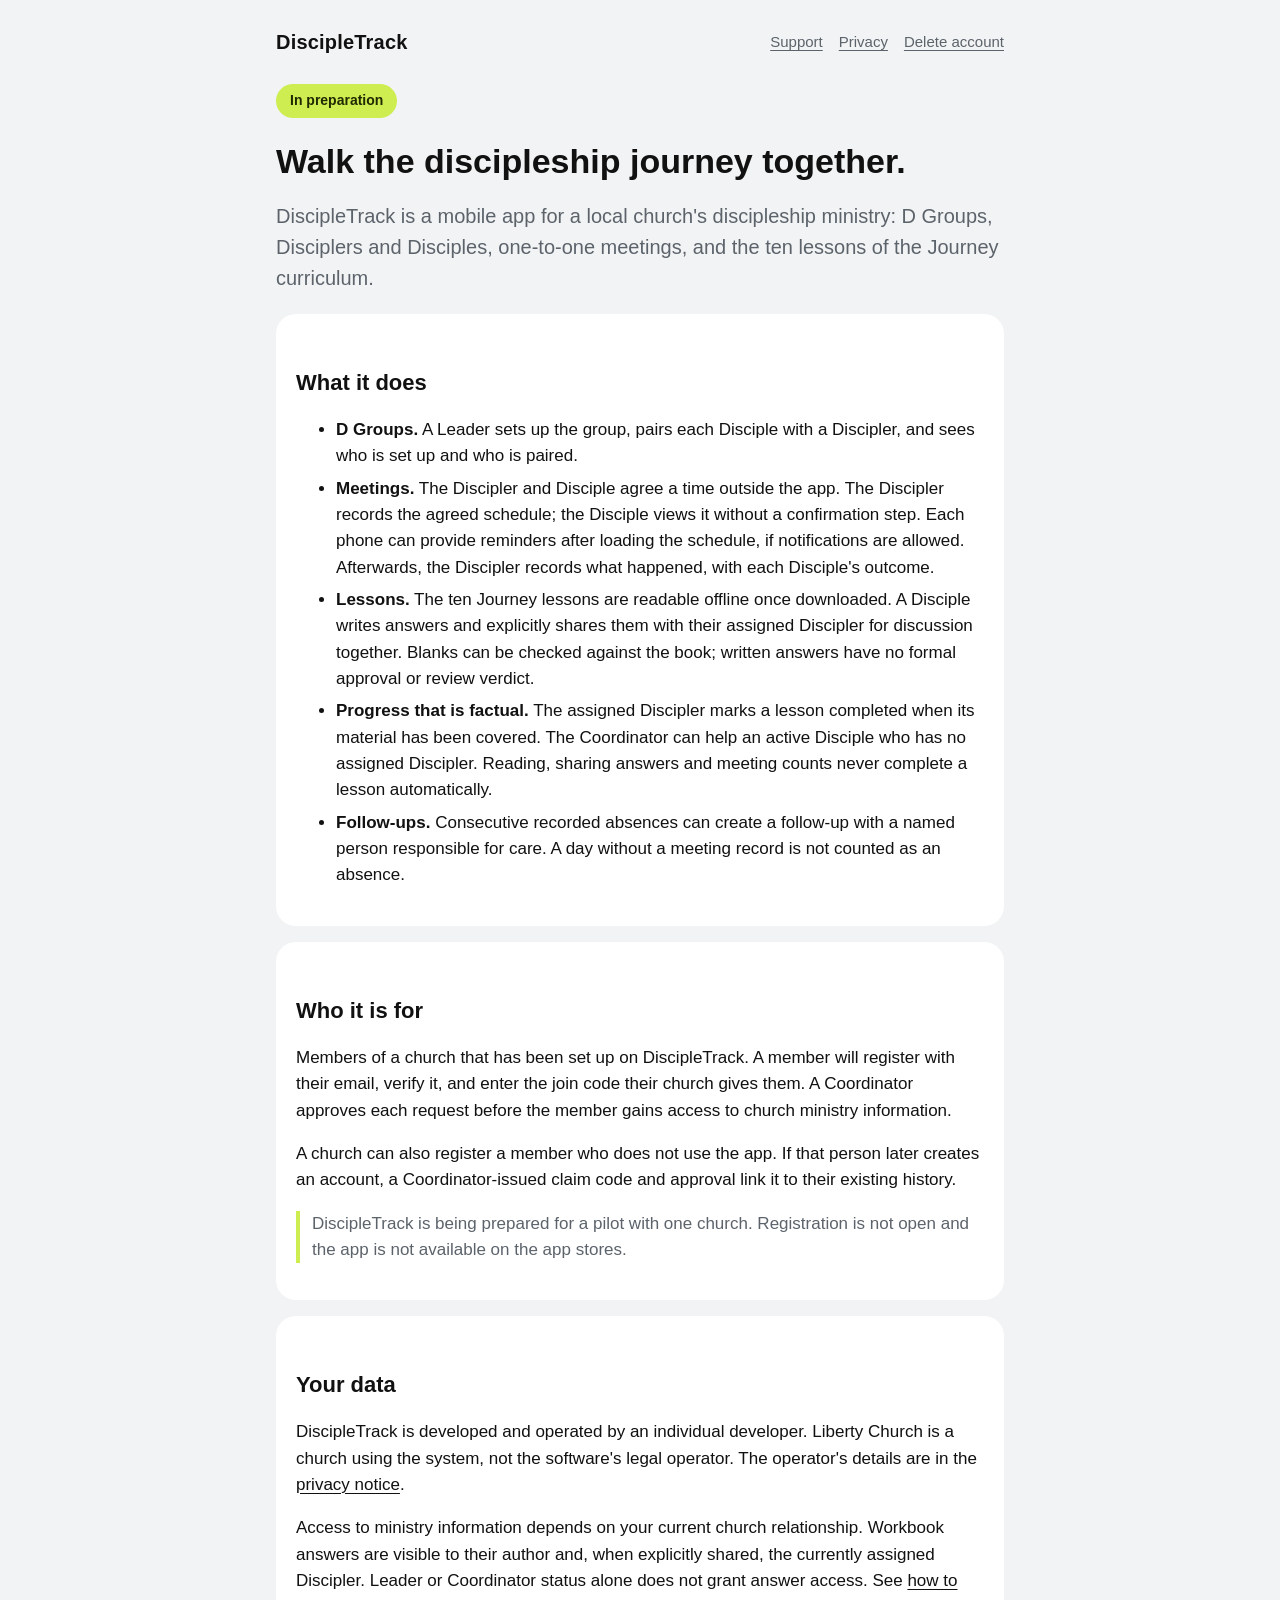
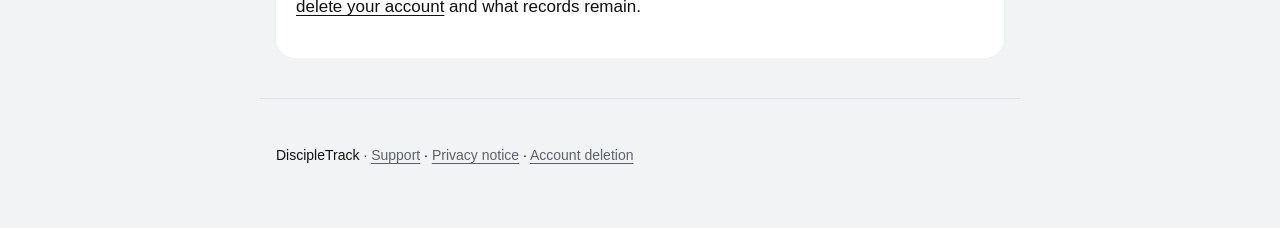
<file: site/index.html>
<!doctype html>
<html lang="en">
<head>
<meta charset="utf-8">
<meta name="viewport" content="width=device-width, initial-scale=1">
<title>DiscipleTrack</title>
<meta name="description" content="DiscipleTrack helps a church walk its discipleship journey: D Groups, one-to-one meetings, the ten Journey lessons, and the people who walk together.">
<link rel="stylesheet" href="style.css">
</head>
<body>
<a class="skip-link" href="#main">Skip to content</a>
<header>
  <a class="brand" href="index.html">DiscipleTrack</a>
  <nav aria-label="Main navigation"><a href="support.html">Support</a><a href="privacy.html">Privacy</a><a href="delete-account.html">Delete account</a></nav>
</header>
<main id="main" tabindex="-1">
  <span class="pill">In preparation</span>
  <h1>Walk the discipleship journey together.</h1>
  <p class="lead">DiscipleTrack is a mobile app for a local church's discipleship ministry: D Groups, Disciplers and Disciples, one-to-one meetings, and the ten lessons of the Journey curriculum.</p>

  <div class="card">
    <h2>What it does</h2>
    <ul>
      <li><strong>D Groups.</strong> A Leader sets up the group, pairs each Disciple with a Discipler, and sees who is set up and who is paired.</li>
      <li><strong>Meetings.</strong> The Discipler and Disciple agree a time outside the app. The Discipler records the agreed schedule; the Disciple views it without a confirmation step. Each phone can provide reminders after loading the schedule, if notifications are allowed. Afterwards, the Discipler records what happened, with each Disciple's outcome.</li>
      <li><strong>Lessons.</strong> The ten Journey lessons are readable offline once downloaded. A Disciple writes answers and explicitly shares them with their assigned Discipler for discussion together. Blanks can be checked against the book; written answers have no formal approval or review verdict.</li>
      <li><strong>Progress that is factual.</strong> The assigned Discipler marks a lesson completed when its material has been covered. The Coordinator can help an active Disciple who has no assigned Discipler. Reading, sharing answers and meeting counts never complete a lesson automatically.</li>
      <li><strong>Follow-ups.</strong> Consecutive recorded absences can create a follow-up with a named person responsible for care. A day without a meeting record is not counted as an absence.</li>
    </ul>
  </div>

  <div class="card">
    <h2>Who it is for</h2>
    <p>Members of a church that has been set up on DiscipleTrack. A member will register with their email, verify it, and enter the join code their church gives them. A Coordinator approves each request before the member gains access to church ministry information.</p>
    <p>A church can also register a member who does not use the app. If that person later creates an account, a Coordinator-issued claim code and approval link it to their existing history.</p>
    <p class="note">DiscipleTrack is being prepared for a pilot with one church. Registration is not open and the app is not available on the app stores.</p>
  </div>

  <div class="card">
    <h2>Your data</h2>
    <p>DiscipleTrack is developed and operated by an individual developer. Liberty Church is a church using the system, not the software's legal operator. The operator's details are in the <a href="privacy.html">privacy notice</a>.</p>
    <p>Access to ministry information depends on your current church relationship. Workbook answers are visible to their author and, when explicitly shared, the currently assigned Discipler. Leader or Coordinator status alone does not grant answer access. See <a href="delete-account.html">how to delete your account</a> and what records remain.</p>
  </div>
</main>
<footer>
  <p>DiscipleTrack · <a href="support.html">Support</a> · <a href="privacy.html">Privacy notice</a> · <a href="delete-account.html">Account deletion</a></p>
</footer>
</body>
</html>
</file>
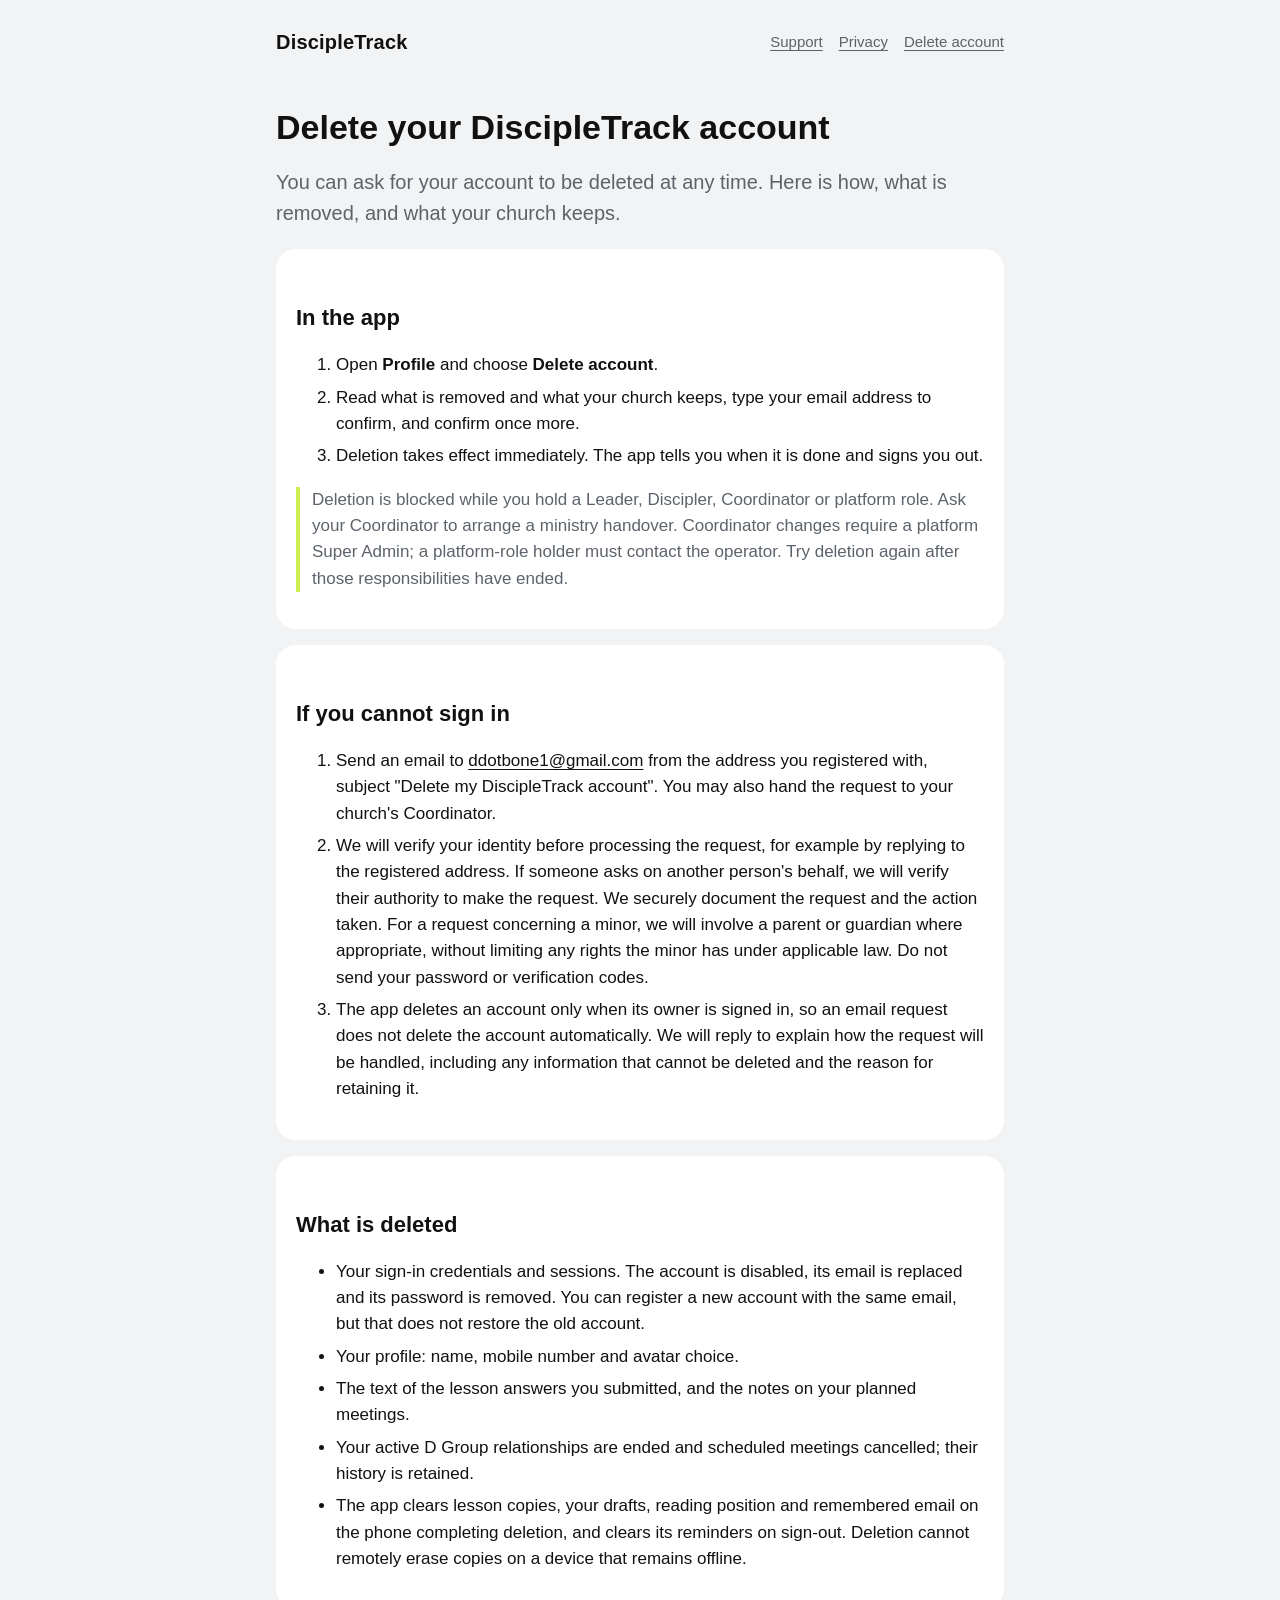
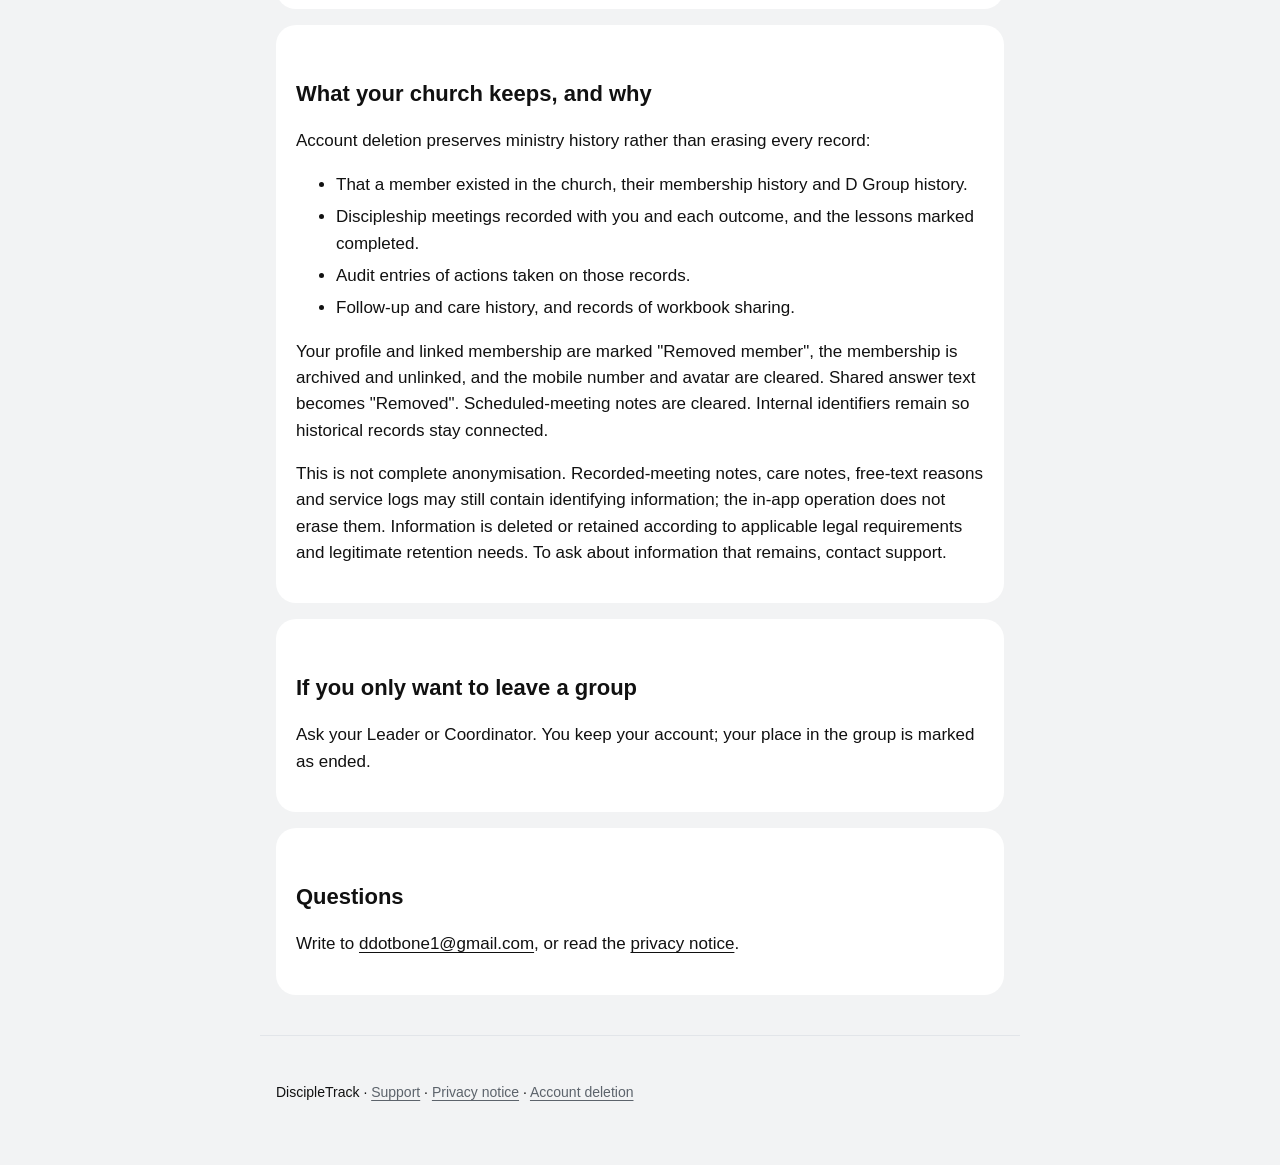
<file: site/delete-account.html>
<!doctype html>
<html lang="en">
<head>
<meta charset="utf-8">
<meta name="viewport" content="width=device-width, initial-scale=1">
<title>Delete your account · DiscipleTrack</title>
<link rel="stylesheet" href="style.css">
</head>
<body>
<a class="skip-link" href="#main">Skip to content</a>
<header>
  <a class="brand" href="index.html">DiscipleTrack</a>
  <nav aria-label="Main navigation"><a href="support.html">Support</a><a href="privacy.html">Privacy</a><a href="delete-account.html" aria-current="page">Delete account</a></nav>
</header>
<main id="main" tabindex="-1">
  <h1>Delete your DiscipleTrack account</h1>
  <p class="lead">You can ask for your account to be deleted at any time. Here is how, what is removed, and what your church keeps.</p>

  <div class="card">
    <h2>In the app</h2>
    <ol>
      <li>Open <strong>Profile</strong> and choose <strong>Delete account</strong>.</li>
      <li>Read what is removed and what your church keeps, type your email address to confirm, and confirm once more.</li>
      <li>Deletion takes effect immediately. The app tells you when it is done and signs you out.</li>
    </ol>
    <p class="note">Deletion is blocked while you hold a Leader, Discipler, Coordinator or platform role. Ask your Coordinator to arrange a ministry handover. Coordinator changes require a platform Super Admin; a platform-role holder must contact the operator. Try deletion again after those responsibilities have ended.</p>
  </div>

  <div class="card">
    <h2>If you cannot sign in</h2>
    <ol>
      <li>Send an email to <a href="mailto:ddotbone1@gmail.com">ddotbone1@gmail.com</a> from the address you registered with, subject "Delete my DiscipleTrack account". You may also hand the request to your church's Coordinator.</li>
      <li>We will verify your identity before processing the request, for example by replying to the registered address. If someone asks on another person's behalf, we will verify their authority to make the request. We securely document the request and the action taken. For a request concerning a minor, we will involve a parent or guardian where appropriate, without limiting any rights the minor has under applicable law. Do not send your password or verification codes.</li>
      <li>The app deletes an account only when its owner is signed in, so an email request does not delete the account automatically. We will reply to explain how the request will be handled, including any information that cannot be deleted and the reason for retaining it.</li>
    </ol>
  </div>

  <div class="card">
    <h2>What is deleted</h2>
    <ul>
      <li>Your sign-in credentials and sessions. The account is disabled, its email is replaced and its password is removed. You can register a new account with the same email, but that does not restore the old account.</li>
      <li>Your profile: name, mobile number and avatar choice.</li>
      <li>The text of the lesson answers you submitted, and the notes on your planned meetings.</li>
      <li>Your active D Group relationships are ended and scheduled meetings cancelled; their history is retained.</li>
      <li>The app clears lesson copies, your drafts, reading position and remembered email on the phone completing deletion, and clears its reminders on sign-out. Deletion cannot remotely erase copies on a device that remains offline.</li>
    </ul>
  </div>

  <div class="card">
    <h2>What your church keeps, and why</h2>
    <p>Account deletion preserves ministry history rather than erasing every record:</p>
    <ul>
      <li>That a member existed in the church, their membership history and D Group history.</li>
      <li>Discipleship meetings recorded with you and each outcome, and the lessons marked completed.</li>
      <li>Audit entries of actions taken on those records.</li>
      <li>Follow-up and care history, and records of workbook sharing.</li>
    </ul>
    <p>Your profile and linked membership are marked "Removed member", the membership is archived and unlinked, and the mobile number and avatar are cleared. Shared answer text becomes "Removed". Scheduled-meeting notes are cleared. Internal identifiers remain so historical records stay connected.</p>
    <p>This is not complete anonymisation. Recorded-meeting notes, care notes, free-text reasons and service logs may still contain identifying information; the in-app operation does not erase them. Information is deleted or retained according to applicable legal requirements and legitimate retention needs. To ask about information that remains, contact support.</p>
  </div>

  <div class="card">
    <h2>If you only want to leave a group</h2>
    <p>Ask your Leader or Coordinator. You keep your account; your place in the group is marked as ended.</p>
  </div>

  <div class="card">
    <h2>Questions</h2>
    <p>Write to <a href="mailto:ddotbone1@gmail.com">ddotbone1@gmail.com</a>, or read the <a href="privacy.html">privacy notice</a>.</p>
  </div>
</main>
<footer>
  <p>DiscipleTrack · <a href="support.html">Support</a> · <a href="privacy.html">Privacy notice</a> · <a href="delete-account.html">Account deletion</a></p>
</footer>
</body>
</html>
</file>
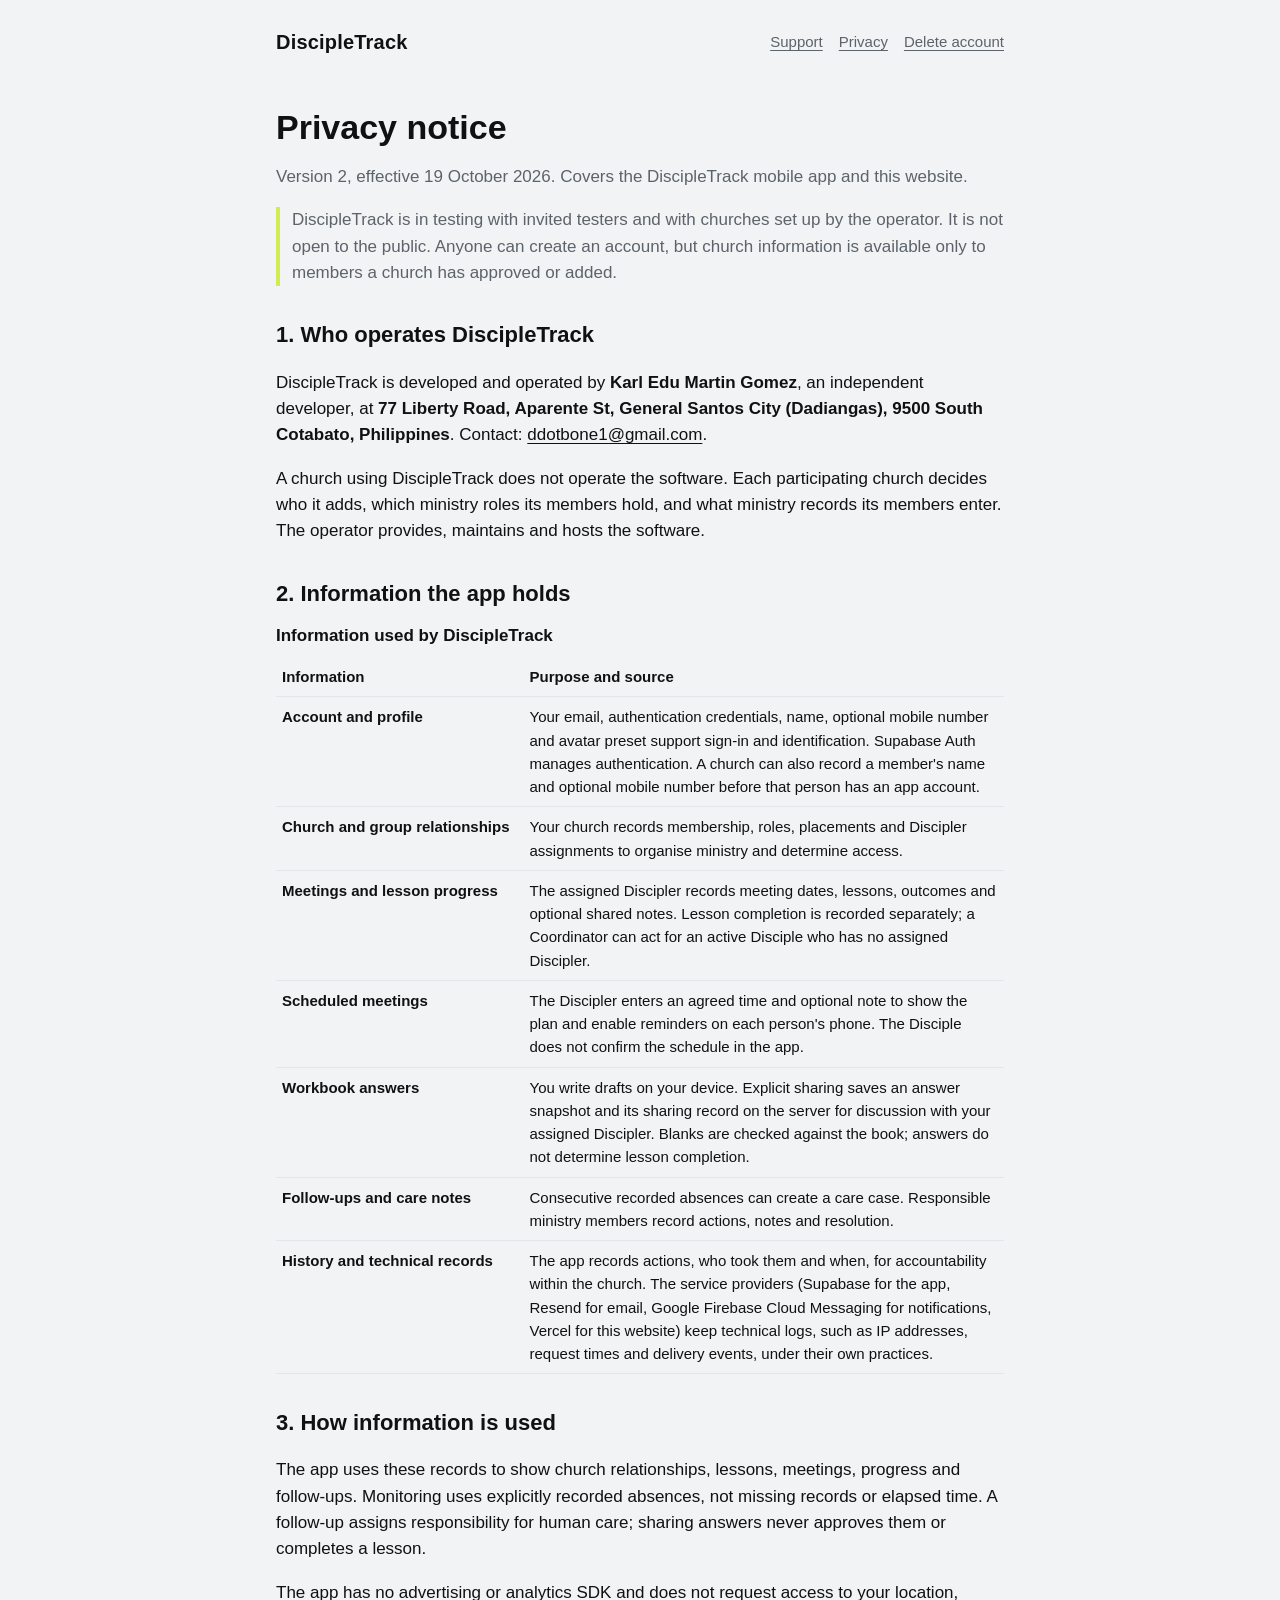
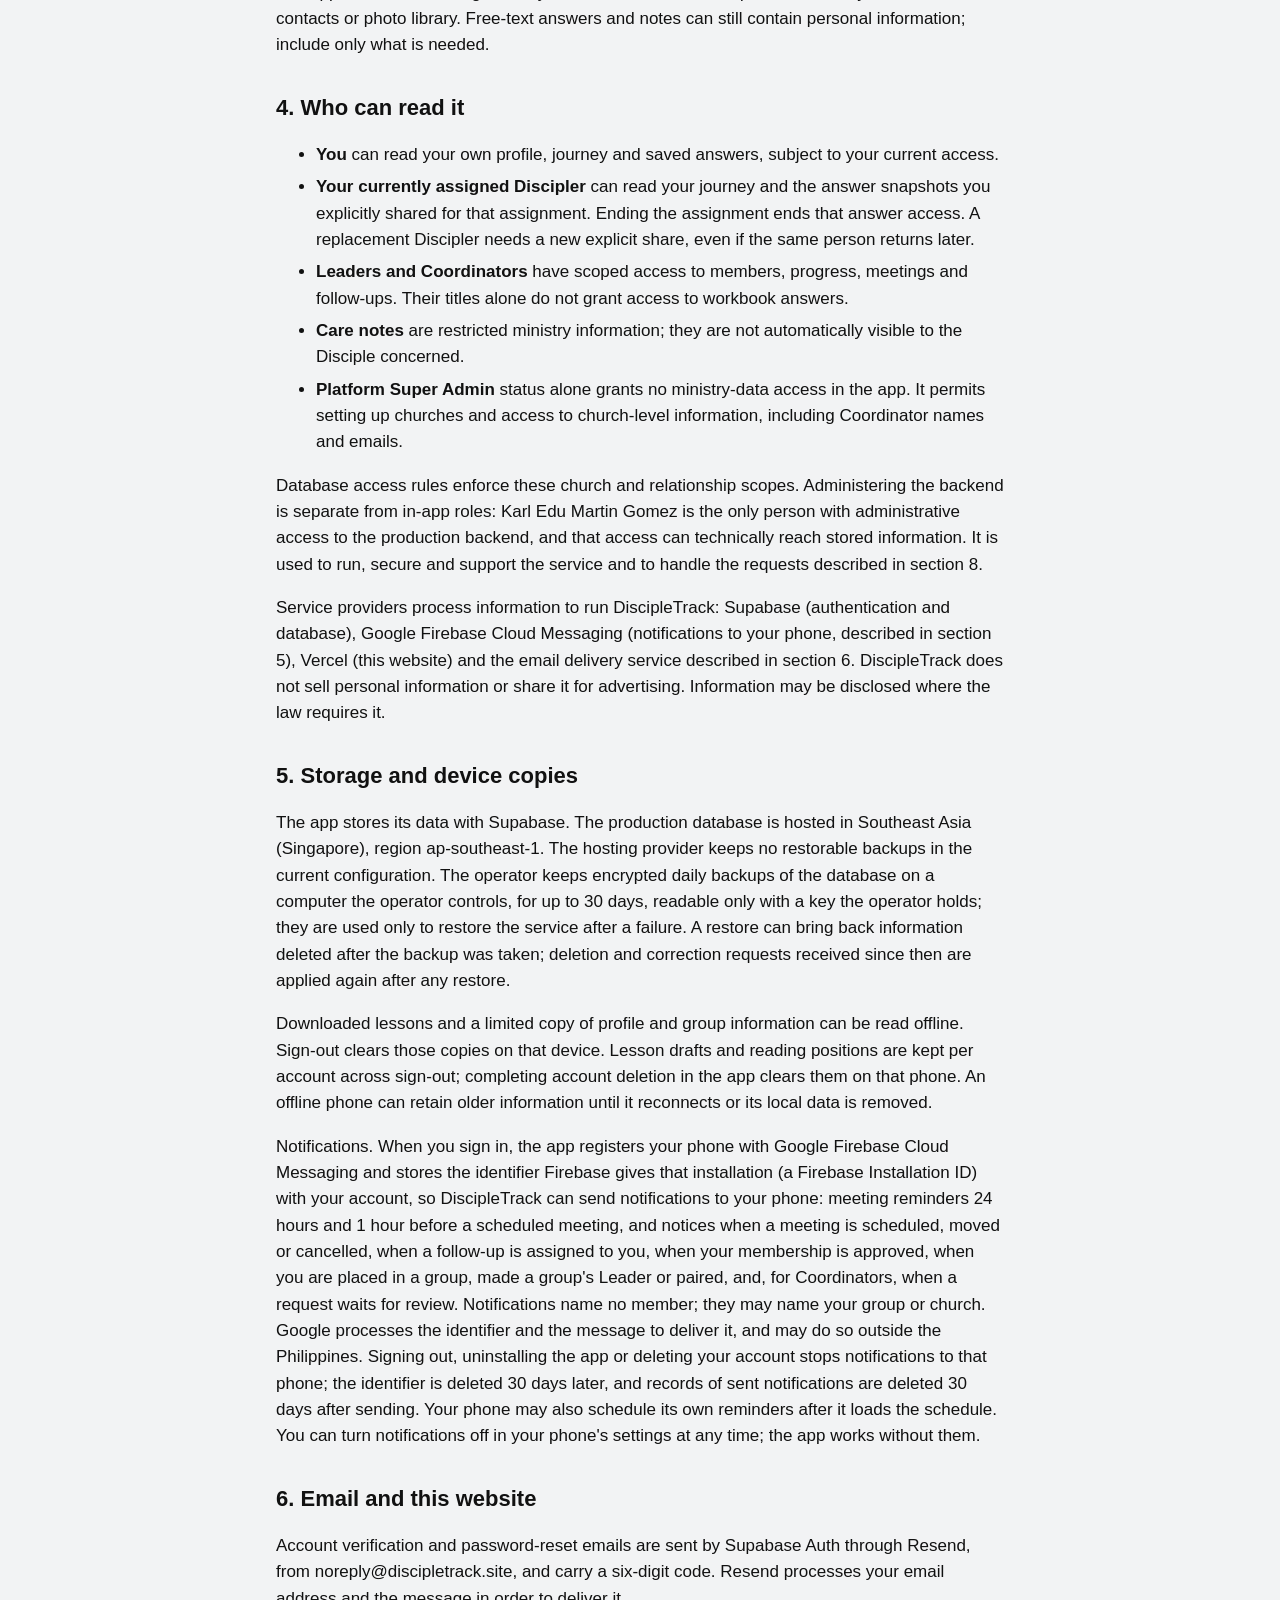
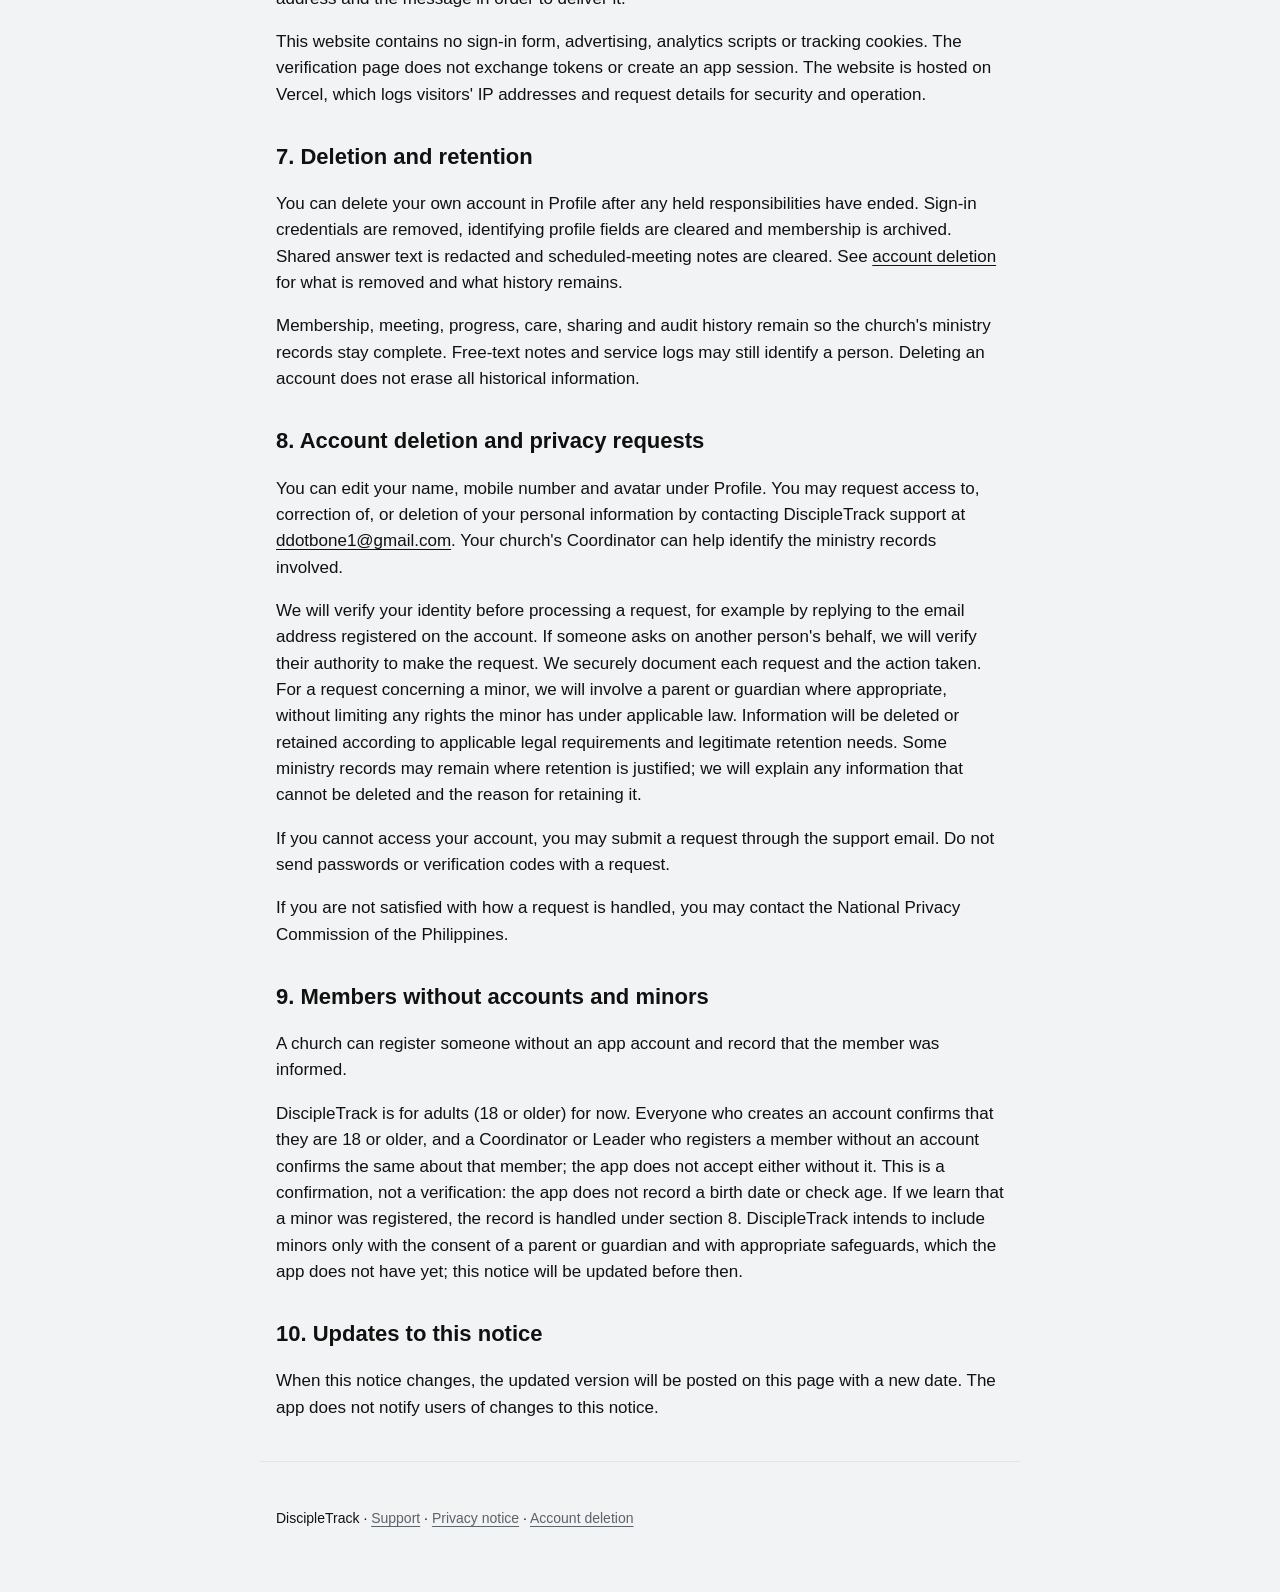
<file: site/privacy.html>
<!doctype html>
<html lang="en">
<head>
<meta charset="utf-8">
<meta name="viewport" content="width=device-width, initial-scale=1">
<title>Privacy notice · DiscipleTrack</title>
<link rel="stylesheet" href="style.css">
</head>
<body>
<a class="skip-link" href="#main">Skip to content</a>
<header>
  <a class="brand" href="index.html">DiscipleTrack</a>
  <nav aria-label="Main navigation"><a href="support.html">Support</a><a href="privacy.html" aria-current="page">Privacy</a><a href="delete-account.html">Delete account</a></nav>
</header>
<main id="main" tabindex="-1">
  <h1>Privacy notice</h1>
  <p class="muted">Version 2, effective 19 October 2026. Covers the DiscipleTrack mobile app and this website.</p>
  <p class="note">DiscipleTrack is in testing with invited testers and with churches set up by the operator. It is not open to the public. Anyone can create an account, but church information is available only to members a church has approved or added.</p>

  <h2>1. Who operates DiscipleTrack</h2>
  <p>DiscipleTrack is developed and operated by <strong>Karl Edu Martin Gomez</strong>, an independent developer, at <strong>77 Liberty Road, Aparente St, General Santos City (Dadiangas), 9500 South Cotabato, Philippines</strong>. Contact: <a href="mailto:ddotbone1@gmail.com">ddotbone1@gmail.com</a>.</p>
  <p>A church using DiscipleTrack does not operate the software. Each participating church decides who it adds, which ministry roles its members hold, and what ministry records its members enter. The operator provides, maintains and hosts the software.</p>

  <h2>2. Information the app holds</h2>
  <table>
    <caption>Information used by DiscipleTrack</caption>
    <thead><tr><th scope="col">Information</th><th scope="col">Purpose and source</th></tr></thead>
    <tbody>
      <tr><th scope="row">Account and profile</th><td>Your email, authentication credentials, name, optional mobile number and avatar preset support sign-in and identification. Supabase Auth manages authentication. A church can also record a member's name and optional mobile number before that person has an app account.</td></tr>
      <tr><th scope="row">Church and group relationships</th><td>Your church records membership, roles, placements and Discipler assignments to organise ministry and determine access.</td></tr>
      <tr><th scope="row">Meetings and lesson progress</th><td>The assigned Discipler records meeting dates, lessons, outcomes and optional shared notes. Lesson completion is recorded separately; a Coordinator can act for an active Disciple who has no assigned Discipler.</td></tr>
      <tr><th scope="row">Scheduled meetings</th><td>The Discipler enters an agreed time and optional note to show the plan and enable reminders on each person's phone. The Disciple does not confirm the schedule in the app.</td></tr>
      <tr><th scope="row">Workbook answers</th><td>You write drafts on your device. Explicit sharing saves an answer snapshot and its sharing record on the server for discussion with your assigned Discipler. Blanks are checked against the book; answers do not determine lesson completion.</td></tr>
      <tr><th scope="row">Follow-ups and care notes</th><td>Consecutive recorded absences can create a care case. Responsible ministry members record actions, notes and resolution.</td></tr>
      <tr><th scope="row">History and technical records</th><td>The app records actions, who took them and when, for accountability within the church. The service providers (Supabase for the app, Resend for email, Google Firebase Cloud Messaging for notifications, Vercel for this website) keep technical logs, such as IP addresses, request times and delivery events, under their own practices.</td></tr>
    </tbody>
  </table>

  <h2>3. How information is used</h2>
  <p>The app uses these records to show church relationships, lessons, meetings, progress and follow-ups. Monitoring uses explicitly recorded absences, not missing records or elapsed time. A follow-up assigns responsibility for human care; sharing answers never approves them or completes a lesson.</p>
  <p>The app has no advertising or analytics SDK and does not request access to your location, contacts or photo library. Free-text answers and notes can still contain personal information; include only what is needed.</p>

  <h2>4. Who can read it</h2>
  <ul>
    <li><strong>You</strong> can read your own profile, journey and saved answers, subject to your current access.</li>
    <li><strong>Your currently assigned Discipler</strong> can read your journey and the answer snapshots you explicitly shared for that assignment. Ending the assignment ends that answer access. A replacement Discipler needs a new explicit share, even if the same person returns later.</li>
    <li><strong>Leaders and Coordinators</strong> have scoped access to members, progress, meetings and follow-ups. Their titles alone do not grant access to workbook answers.</li>
    <li><strong>Care notes</strong> are restricted ministry information; they are not automatically visible to the Disciple concerned.</li>
    <li><strong>Platform Super Admin</strong> status alone grants no ministry-data access in the app. It permits setting up churches and access to church-level information, including Coordinator names and emails.</li>
  </ul>
  <p>Database access rules enforce these church and relationship scopes. Administering the backend is separate from in-app roles: Karl Edu Martin Gomez is the only person with administrative access to the production backend, and that access can technically reach stored information. It is used to run, secure and support the service and to handle the requests described in section 8.</p>
  <p>Service providers process information to run DiscipleTrack: Supabase (authentication and database), Google Firebase Cloud Messaging (notifications to your phone, described in section 5), Vercel (this website) and the email delivery service described in section 6. DiscipleTrack does not sell personal information or share it for advertising. Information may be disclosed where the law requires it.</p>

  <h2>5. Storage and device copies</h2>
  <p>The app stores its data with Supabase. The production database is hosted in Southeast Asia (Singapore), region ap-southeast-1. The hosting provider keeps no restorable backups in the current configuration. The operator keeps encrypted daily backups of the database on a computer the operator controls, for up to 30 days, readable only with a key the operator holds; they are used only to restore the service after a failure. A restore can bring back information deleted after the backup was taken; deletion and correction requests received since then are applied again after any restore.</p>
  <p>Downloaded lessons and a limited copy of profile and group information can be read offline. Sign-out clears those copies on that device. Lesson drafts and reading positions are kept per account across sign-out; completing account deletion in the app clears them on that phone. An offline phone can retain older information until it reconnects or its local data is removed.</p>
  <p>Notifications. When you sign in, the app registers your phone with Google Firebase Cloud Messaging and stores the identifier Firebase gives that installation (a Firebase Installation ID) with your account, so DiscipleTrack can send notifications to your phone: meeting reminders 24 hours and 1 hour before a scheduled meeting, and notices when a meeting is scheduled, moved or cancelled, when a follow-up is assigned to you, when your membership is approved, when you are placed in a group, made a group's Leader or paired, and, for Coordinators, when a request waits for review. Notifications name no member; they may name your group or church. Google processes the identifier and the message to deliver it, and may do so outside the Philippines. Signing out, uninstalling the app or deleting your account stops notifications to that phone; the identifier is deleted 30 days later, and records of sent notifications are deleted 30 days after sending. Your phone may also schedule its own reminders after it loads the schedule. You can turn notifications off in your phone's settings at any time; the app works without them.</p>

  <h2>6. Email and this website</h2>
  <p>Account verification and password-reset emails are sent by Supabase Auth through Resend, from noreply@discipletrack.site, and carry a six-digit code. Resend processes your email address and the message in order to deliver it.</p>
  <p>This website contains no sign-in form, advertising, analytics scripts or tracking cookies. The verification page does not exchange tokens or create an app session. The website is hosted on Vercel, which logs visitors' IP addresses and request details for security and operation.</p>

  <h2>7. Deletion and retention</h2>
  <p>You can delete your own account in Profile after any held responsibilities have ended. Sign-in credentials are removed, identifying profile fields are cleared and membership is archived. Shared answer text is redacted and scheduled-meeting notes are cleared. See <a href="delete-account.html">account deletion</a> for what is removed and what history remains.</p>
  <p>Membership, meeting, progress, care, sharing and audit history remain so the church's ministry records stay complete. Free-text notes and service logs may still identify a person. Deleting an account does not erase all historical information.</p>

  <h2>8. Account deletion and privacy requests</h2>
  <p>You can edit your name, mobile number and avatar under Profile. You may request access to, correction of, or deletion of your personal information by contacting DiscipleTrack support at <a href="mailto:ddotbone1@gmail.com">ddotbone1@gmail.com</a>. Your church's Coordinator can help identify the ministry records involved.</p>
  <p>We will verify your identity before processing a request, for example by replying to the email address registered on the account. If someone asks on another person's behalf, we will verify their authority to make the request. We securely document each request and the action taken. For a request concerning a minor, we will involve a parent or guardian where appropriate, without limiting any rights the minor has under applicable law. Information will be deleted or retained according to applicable legal requirements and legitimate retention needs. Some ministry records may remain where retention is justified; we will explain any information that cannot be deleted and the reason for retaining it.</p>
  <p>If you cannot access your account, you may submit a request through the support email. Do not send passwords or verification codes with a request.</p>
  <p>If you are not satisfied with how a request is handled, you may contact the National Privacy Commission of the Philippines.</p>

  <h2>9. Members without accounts and minors</h2>
  <p>A church can register someone without an app account and record that the member was informed.</p>
  <p>DiscipleTrack is for adults (18 or older) for now. Everyone who creates an account confirms that they are 18 or older, and a Coordinator or Leader who registers a member without an account confirms the same about that member; the app does not accept either without it. This is a confirmation, not a verification: the app does not record a birth date or check age. If we learn that a minor was registered, the record is handled under section 8. DiscipleTrack intends to include minors only with the consent of a parent or guardian and with appropriate safeguards, which the app does not have yet; this notice will be updated before then.</p>

  <h2>10. Updates to this notice</h2>
  <p>When this notice changes, the updated version will be posted on this page with a new date. The app does not notify users of changes to this notice.</p>
</main>
<footer>
  <p>DiscipleTrack · <a href="support.html">Support</a> · <a href="privacy.html">Privacy notice</a> · <a href="delete-account.html">Account deletion</a></p>
</footer>
</body>
</html>
</file>
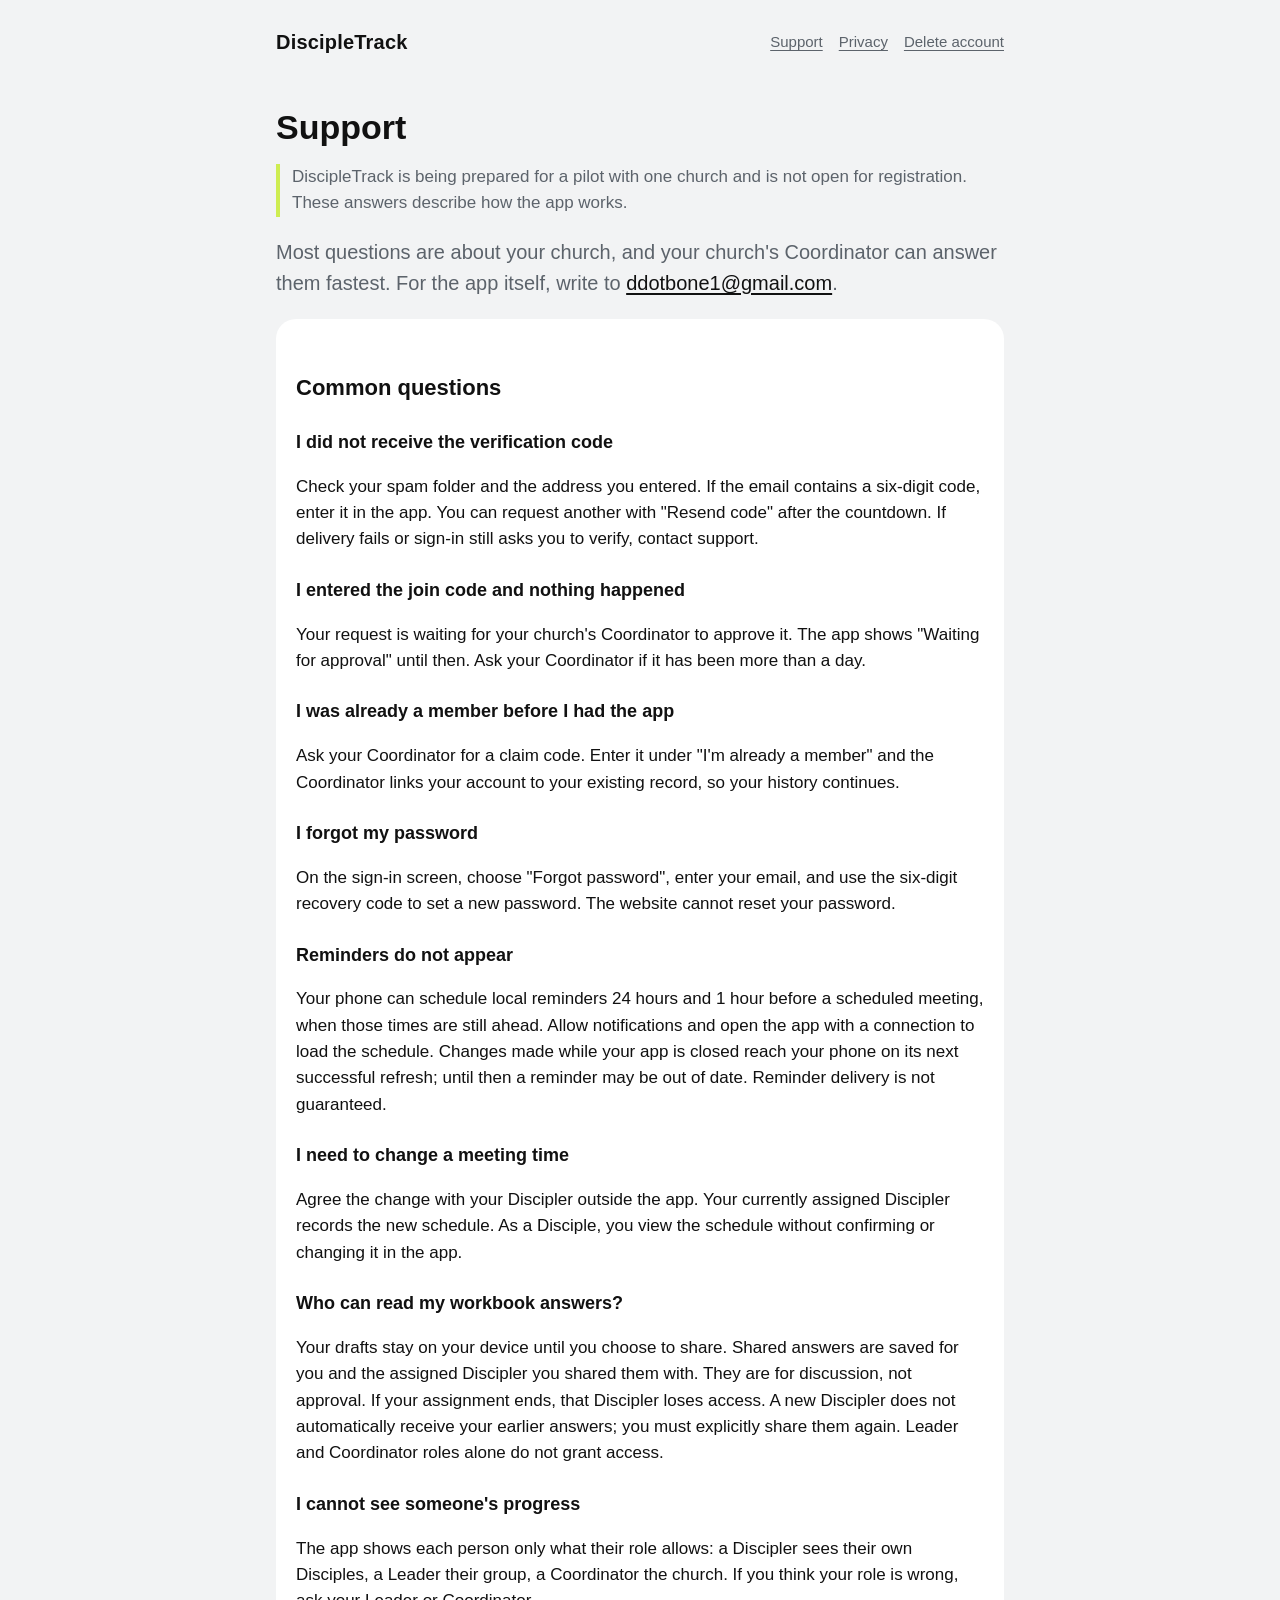
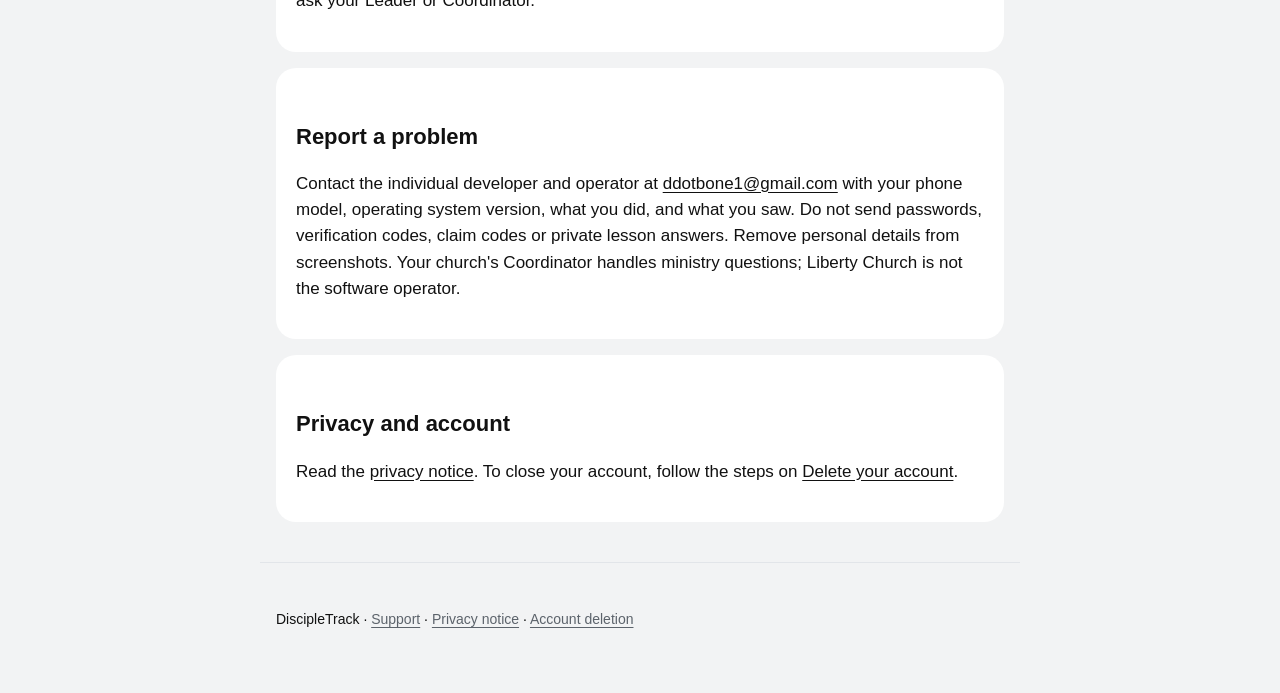
<file: site/support.html>
<!doctype html>
<html lang="en">
<head>
<meta charset="utf-8">
<meta name="viewport" content="width=device-width, initial-scale=1">
<title>Support · DiscipleTrack</title>
<link rel="stylesheet" href="style.css">
</head>
<body>
<a class="skip-link" href="#main">Skip to content</a>
<header>
  <a class="brand" href="index.html">DiscipleTrack</a>
  <nav aria-label="Main navigation"><a href="support.html" aria-current="page">Support</a><a href="privacy.html">Privacy</a><a href="delete-account.html">Delete account</a></nav>
</header>
<main id="main" tabindex="-1">
  <h1>Support</h1>
  <p class="note">DiscipleTrack is being prepared for a pilot with one church and is not open for registration. These answers describe how the app works.</p>
  <p class="lead">Most questions are about your church, and your church's Coordinator can answer them fastest. For the app itself, write to <a href="mailto:ddotbone1@gmail.com">ddotbone1@gmail.com</a>.</p>

  <div class="card">
    <h2>Common questions</h2>
    <h3>I did not receive the verification code</h3>
    <p>Check your spam folder and the address you entered. If the email contains a six-digit code, enter it in the app. You can request another with "Resend code" after the countdown. If delivery fails or sign-in still asks you to verify, contact support.</p>
    <h3>I entered the join code and nothing happened</h3>
    <p>Your request is waiting for your church's Coordinator to approve it. The app shows "Waiting for approval" until then. Ask your Coordinator if it has been more than a day.</p>
    <h3>I was already a member before I had the app</h3>
    <p>Ask your Coordinator for a claim code. Enter it under "I'm already a member" and the Coordinator links your account to your existing record, so your history continues.</p>
    <h3>I forgot my password</h3>
    <p>On the sign-in screen, choose "Forgot password", enter your email, and use the six-digit recovery code to set a new password. The website cannot reset your password.</p>
    <h3>Reminders do not appear</h3>
    <p>Your phone can schedule local reminders 24 hours and 1 hour before a scheduled meeting, when those times are still ahead. Allow notifications and open the app with a connection to load the schedule. Changes made while your app is closed reach your phone on its next successful refresh; until then a reminder may be out of date. Reminder delivery is not guaranteed.</p>
    <h3>I need to change a meeting time</h3>
    <p>Agree the change with your Discipler outside the app. Your currently assigned Discipler records the new schedule. As a Disciple, you view the schedule without confirming or changing it in the app.</p>
    <h3>Who can read my workbook answers?</h3>
    <p>Your drafts stay on your device until you choose to share. Shared answers are saved for you and the assigned Discipler you shared them with. They are for discussion, not approval. If your assignment ends, that Discipler loses access. A new Discipler does not automatically receive your earlier answers; you must explicitly share them again. Leader and Coordinator roles alone do not grant access.</p>
    <h3>I cannot see someone's progress</h3>
    <p>The app shows each person only what their role allows: a Discipler sees their own Disciples, a Leader their group, a Coordinator the church. If you think your role is wrong, ask your Leader or Coordinator.</p>
  </div>

  <div class="card">
    <h2>Report a problem</h2>
    <p>Contact the individual developer and operator at <a href="mailto:ddotbone1@gmail.com">ddotbone1@gmail.com</a> with your phone model, operating system version, what you did, and what you saw. Do not send passwords, verification codes, claim codes or private lesson answers. Remove personal details from screenshots. Your church's Coordinator handles ministry questions; Liberty Church is not the software operator.</p>
  </div>

  <div class="card">
    <h2>Privacy and account</h2>
    <p>Read the <a href="privacy.html">privacy notice</a>. To close your account, follow the steps on <a href="delete-account.html">Delete your account</a>.</p>
  </div>
</main>
<footer>
  <p>DiscipleTrack · <a href="support.html">Support</a> · <a href="privacy.html">Privacy notice</a> · <a href="delete-account.html">Account deletion</a></p>
</footer>
</body>
</html>
</file>
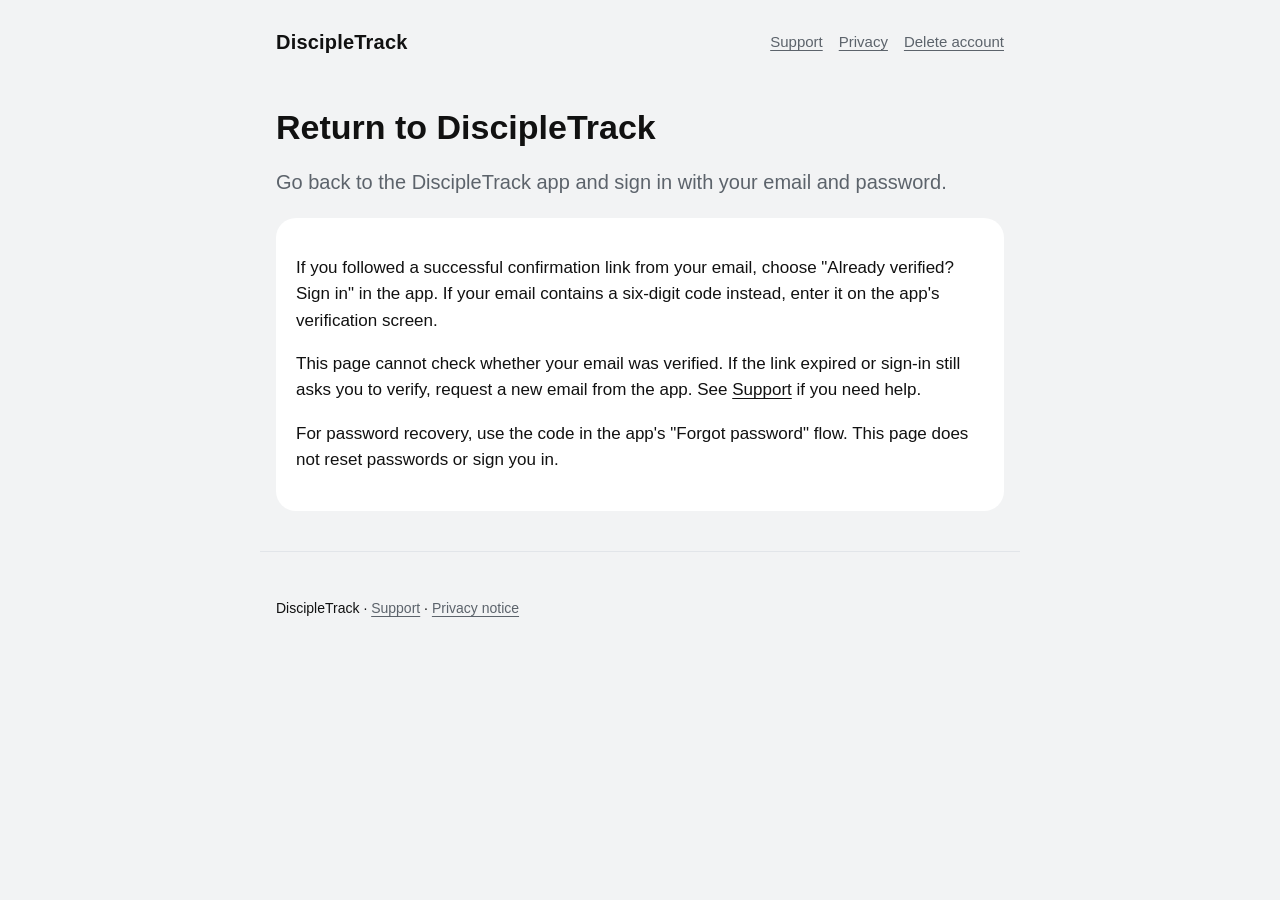
<file: site/verified.html>
<!doctype html>
<html lang="en">
<head>
<meta charset="utf-8">
<meta name="viewport" content="width=device-width, initial-scale=1">
<title>Email verification · DiscipleTrack</title>
<meta name="referrer" content="no-referrer">
<script>
  // A return page, not an auth callback. Never display, store or exchange
  // query/fragment values (including codes and error descriptions).
  if (location.search || location.hash) {
    history.replaceState(null, '', location.pathname);
  }
</script>
<link rel="stylesheet" href="style.css">
</head>
<body>
<a class="skip-link" href="#main">Skip to content</a>
<header>
  <a class="brand" href="index.html">DiscipleTrack</a>
  <nav aria-label="Main navigation"><a href="support.html">Support</a><a href="privacy.html">Privacy</a><a href="delete-account.html">Delete account</a></nav>
</header>
<main id="main" tabindex="-1">
  <h1>Return to DiscipleTrack</h1>
  <p class="lead">Go back to the DiscipleTrack app and sign in with your email and password.</p>
  <div class="card">
    <p>If you followed a successful confirmation link from your email, choose "Already verified? Sign in" in the app. If your email contains a six-digit code instead, enter it on the app's verification screen.</p>
    <p>This page cannot check whether your email was verified. If the link expired or sign-in still asks you to verify, request a new email from the app. See <a href="support.html">Support</a> if you need help.</p>
    <p>For password recovery, use the code in the app's "Forgot password" flow. This page does not reset passwords or sign you in.</p>
  </div>
</main>
<footer>
  <p>DiscipleTrack · <a href="support.html">Support</a> · <a href="privacy.html">Privacy notice</a></p>
</footer>
</body>
</html>
</file>
<file: site/style.css>
:root {
  --bg: #f2f3f4;
  --surface: #ffffff;
  --ink: #111111;
  --muted: #5c636b;
  --line: #e2e5e9;
  --brand: #ceed51;
  --brand-ink: #1f2a00;
}
@media (prefers-color-scheme: dark) {
  :root {
    --bg: #121416;
    --surface: #1b1e21;
    --ink: #f2f3f4;
    --muted: #aab1b9;
    --line: #2b3035;
    --brand: #ceed51;
    --brand-ink: #1f2a00;
  }
}
* { box-sizing: border-box; }
html { -webkit-text-size-adjust: 100%; }
body {
  margin: 0;
  background: var(--bg);
  color: var(--ink);
  font: 17px/1.55 -apple-system, "Segoe UI", Roboto, Helvetica, Arial, sans-serif;
}
header, main, footer { max-width: 760px; margin: 0 auto; padding: 0 16px; }
header { display: flex; flex-wrap: wrap; gap: 12px 24px; align-items: center; justify-content: space-between; padding-top: 20px; padding-bottom: 20px; }
header a.brand { font-weight: 800; letter-spacing: 0.2px; color: var(--ink); text-decoration: none; font-size: 20px; }
nav { display: flex; flex-wrap: wrap; gap: 4px 16px; }
nav a { display: inline-flex; align-items: center; min-height: 44px; color: var(--muted); text-decoration: underline; text-underline-offset: 3px; font-size: 15px; }
nav a:hover { color: var(--ink); }
h1 { font-size: 34px; line-height: 1.15; margin: 24px 0 12px; }
h2 { font-size: 22px; margin: 32px 0 8px; }
h3 { font-size: 18px; margin: 24px 0 6px; }
p, li { color: var(--ink); }
.lead { font-size: 20px; color: var(--muted); }
.card { background: var(--surface); border-radius: 20px; padding: 20px; margin: 16px 0; }
.pill { display: inline-block; background: var(--brand); color: var(--brand-ink); border-radius: 999px; padding: 6px 14px; font-weight: 700; font-size: 14px; }
.muted { color: var(--muted); }
.note { border-left: 4px solid var(--brand); padding-left: 12px; color: var(--muted); }
code { background: var(--line); padding: 1px 6px; border-radius: 6px; font-size: 15px; }
footer { padding: 32px 16px 48px; color: var(--muted); font-size: 14px; border-top: 1px solid var(--line); margin-top: 40px; }
footer a { color: var(--muted); }
table { border-collapse: collapse; width: 100%; table-layout: fixed; margin: 12px 0; }
th, td { text-align: left; padding: 8px 6px; border-bottom: 1px solid var(--line); vertical-align: top; font-size: 15px; }
ol li, ul li { margin: 6px 0; }
a { color: var(--ink); text-underline-offset: 3px; }
a:focus-visible { outline: 3px solid var(--ink); outline-offset: 4px; border-radius: 2px; }
body { overflow-wrap: anywhere; }
caption { text-align: left; font-weight: 700; padding-bottom: 8px; }
th:first-child { width: 34%; }
.skip-link { position: absolute; top: 8px; left: 16px; padding: 12px; background: var(--surface); transform: translateY(-200%); }
.skip-link:focus { transform: translateY(0); }
@media (max-width: 480px) {
  h1 { font-size: 30px; }
  .card { padding: 16px; }
  ul, ol { padding-left: 24px; }
}
</file>
